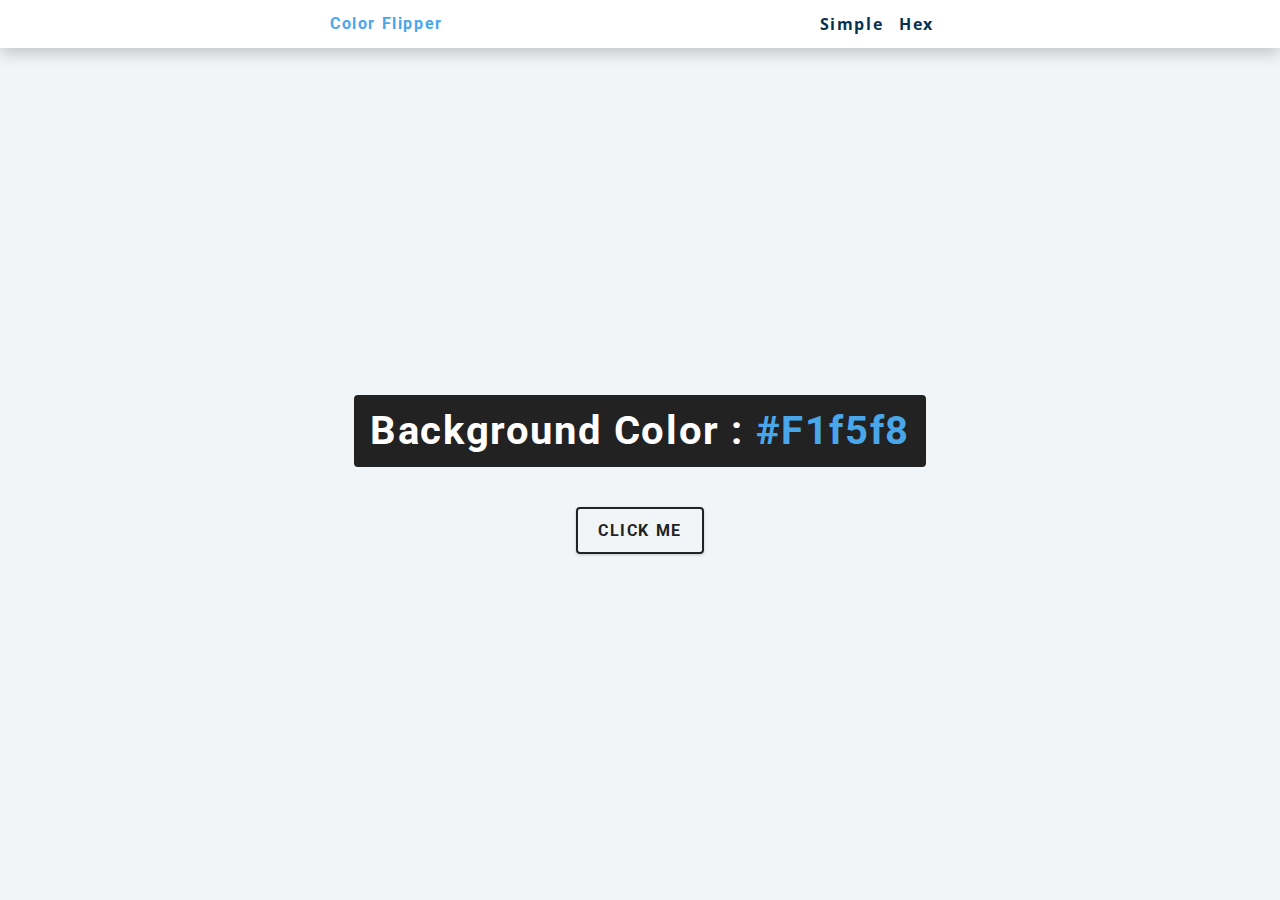
<file: 01-color-flipper/final/index.html>
<!DOCTYPE html>
<html lang="en">
  <head>
    <meta charset="UTF-8" />
    <meta name="viewport" content="width=device-width, initial-scale=1.0" />
    <title>Color Flipper || Simple</title>

    <!-- styles -->
    <link rel="stylesheet" href="styles.css" />
  </head>
  <body>
    <nav>
      <div class="nav-center">
        <h4>color flipper</h4>
        <ul class="nav-links">
          <li><a href="index.html">simple</a></li>
          <li><a href="hex.html">hex</a></li>
        </ul>
      </div>
    </nav>
    <main>
      <div class="container">
        <h2>background color : <span class="color">#f1f5f8</span></h2>
        <button class="btn btn-hero" id="btn">click me</button>
      </div>
    </main>
    <!-- javascript -->
    <script src="app.js"></script>
  </body>
</html>
</file>
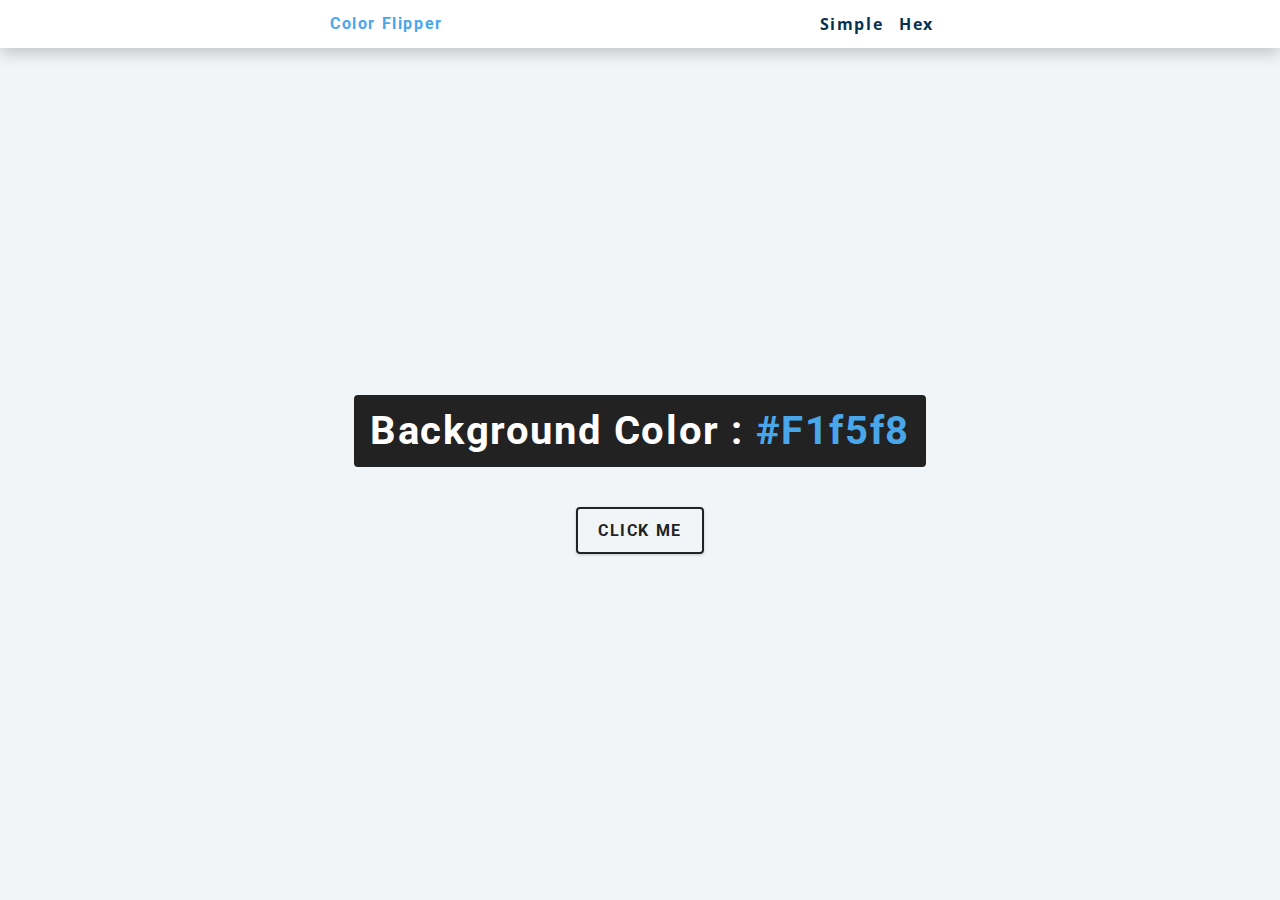
<file: 01-color-flipper/setup/index.html>
<!DOCTYPE html>
<html lang="en">
  <head>
    <meta charset="UTF-8" />
    <meta name="viewport" content="width=device-width, initial-scale=1.0" />
    <title>Color Flipper || Simple</title>

    <!-- styles -->
    <link rel="stylesheet" href="styles.css" />
  </head>
  <body>
    <nav>
      <div class="nav-center">
        <h4>color flipper</h4>
        <ul class="nav-links">
          <li>
            <a href="index.html">simple</a>
          </li>
          <li>
            <a href="hex.html">hex</a>
          </li>
        </ul>
      </div>
    </nav>

    <main>
      <div class="container">
        <h2>background color : <span class="color">
          #f1f5f8
        </span></h2>
        <button class="btn btn-hero" id="btn">click me</button>
      </div>
    </main>

    <!-- javascript -->
    <script src="app.js"></script>
  </body>
</html>
</file>
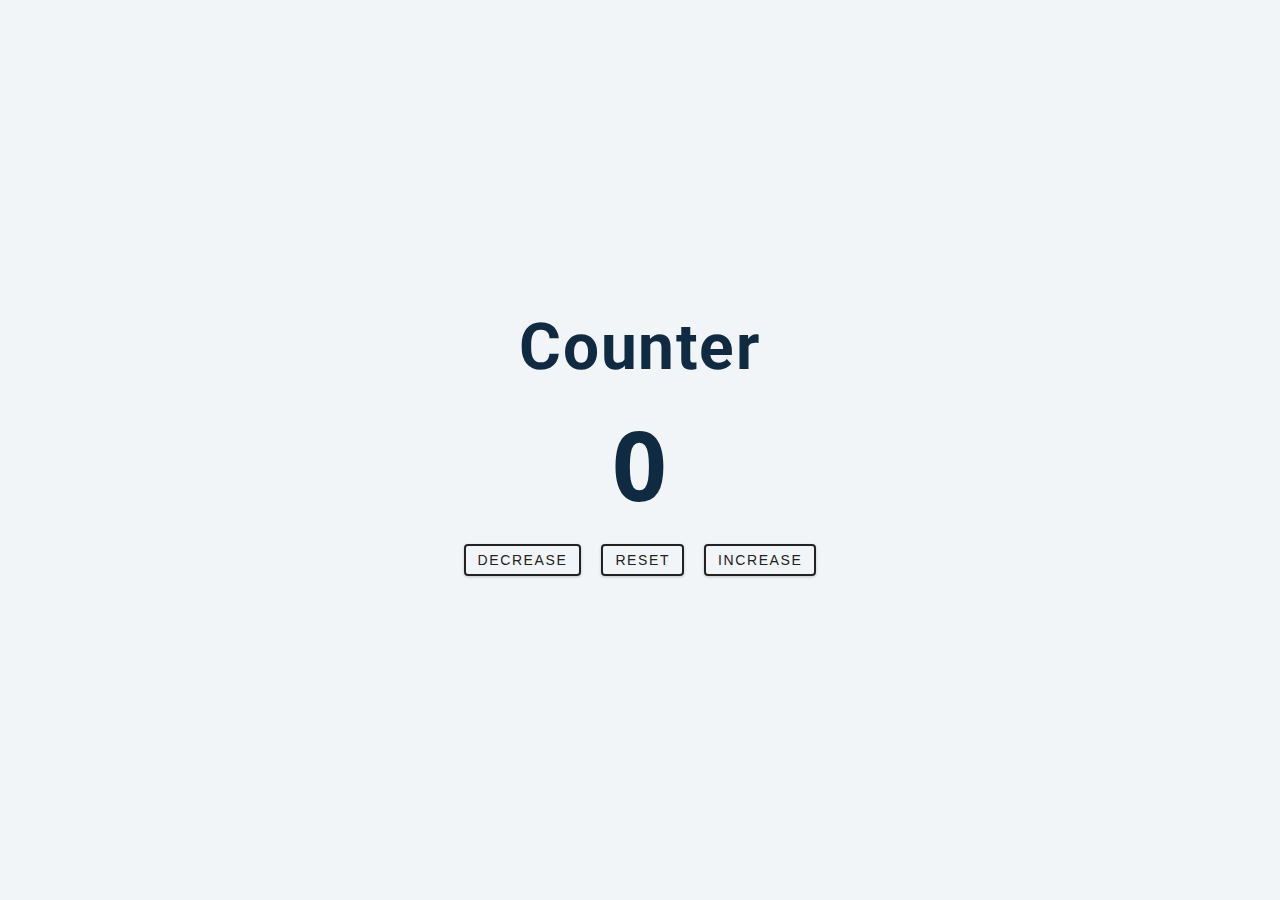
<file: 02-counter/final/index.html>
<!DOCTYPE html>
<html lang="en">
  <head>
    <meta charset="UTF-8" />
    <meta name="viewport" content="width=device-width, initial-scale=1.0" />
    <title>Counter</title>

    <!-- styles -->
    <link rel="stylesheet" href="styles.css" />
  </head>
  <body>
    <main>
      <div class="container">
        <h1>counter</h1>
        <span id="value">0</span>
        <div class="button-container">
          <button class="btn decrease">decrease</button>
          <button class="btn reset">reset</button>
          <button class="btn increase">increase</button>
        </div>
      </div>
    </main>
    <!-- javascript -->
    <script src="app.js"></script>
  </body>
</html>
</file>
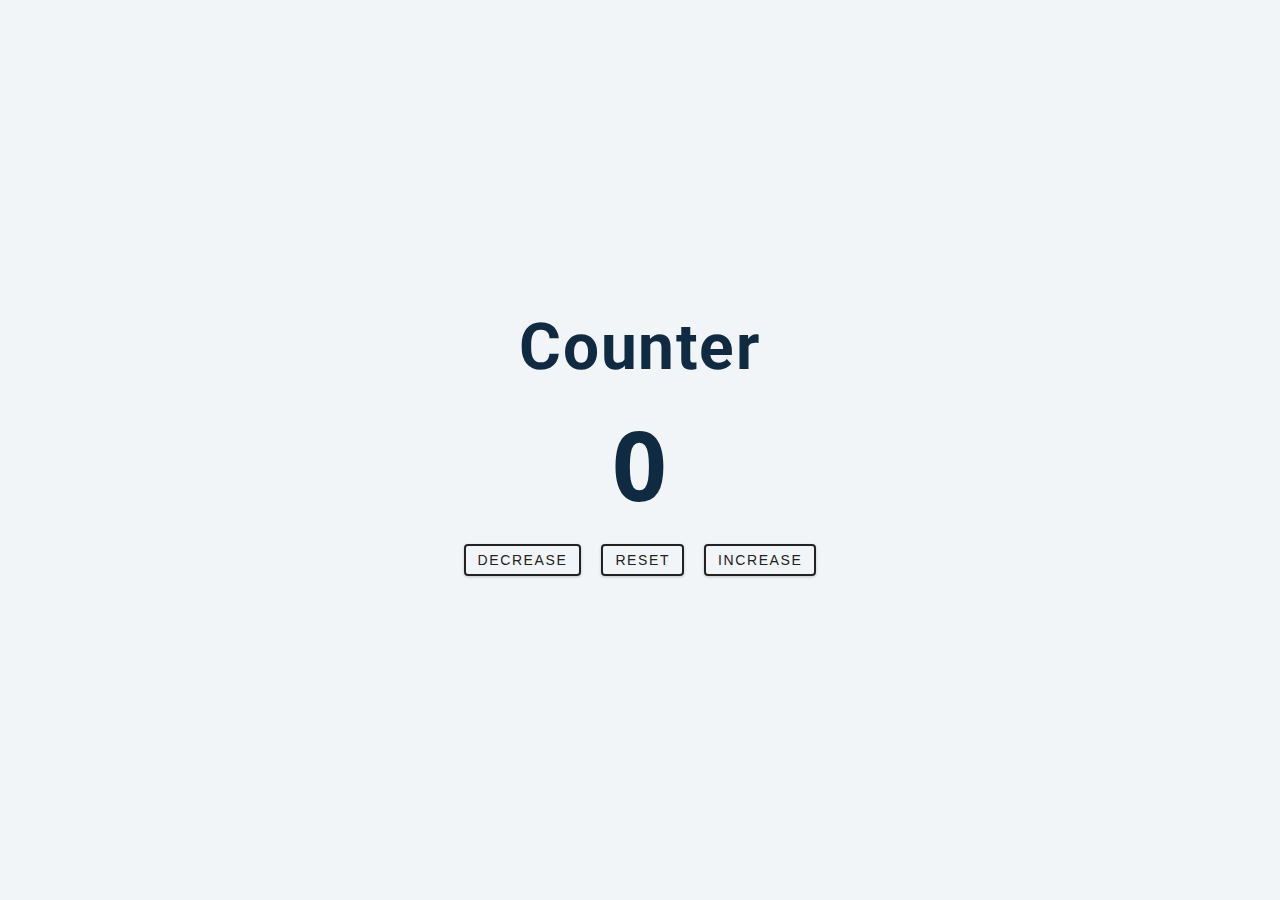
<file: 02-counter/setup/index.html>
<!DOCTYPE html>
<html lang="en">
  <head>
    <meta charset="UTF-8" />
    <meta name="viewport" content="width=device-width, initial-scale=1.0" />
    <title>Counter</title>

    <!-- styles -->
    <link rel="stylesheet" href="styles.css" />
  </head>
  <body>
    <main>
      <div class="container">
        <h1>
          Counter
        </h1>
        <span id="value">0</span>
        <div class="button-container">
          <button class="btn decrease">decrease</button>
          <button class="btn reset">reset</button>
          <button class="btn increase">increase</button>
        </div>
      </div>
    </main>

    <!-- javascript -->
    <script src="app.js"></script>
  </body>
</html>
</file>
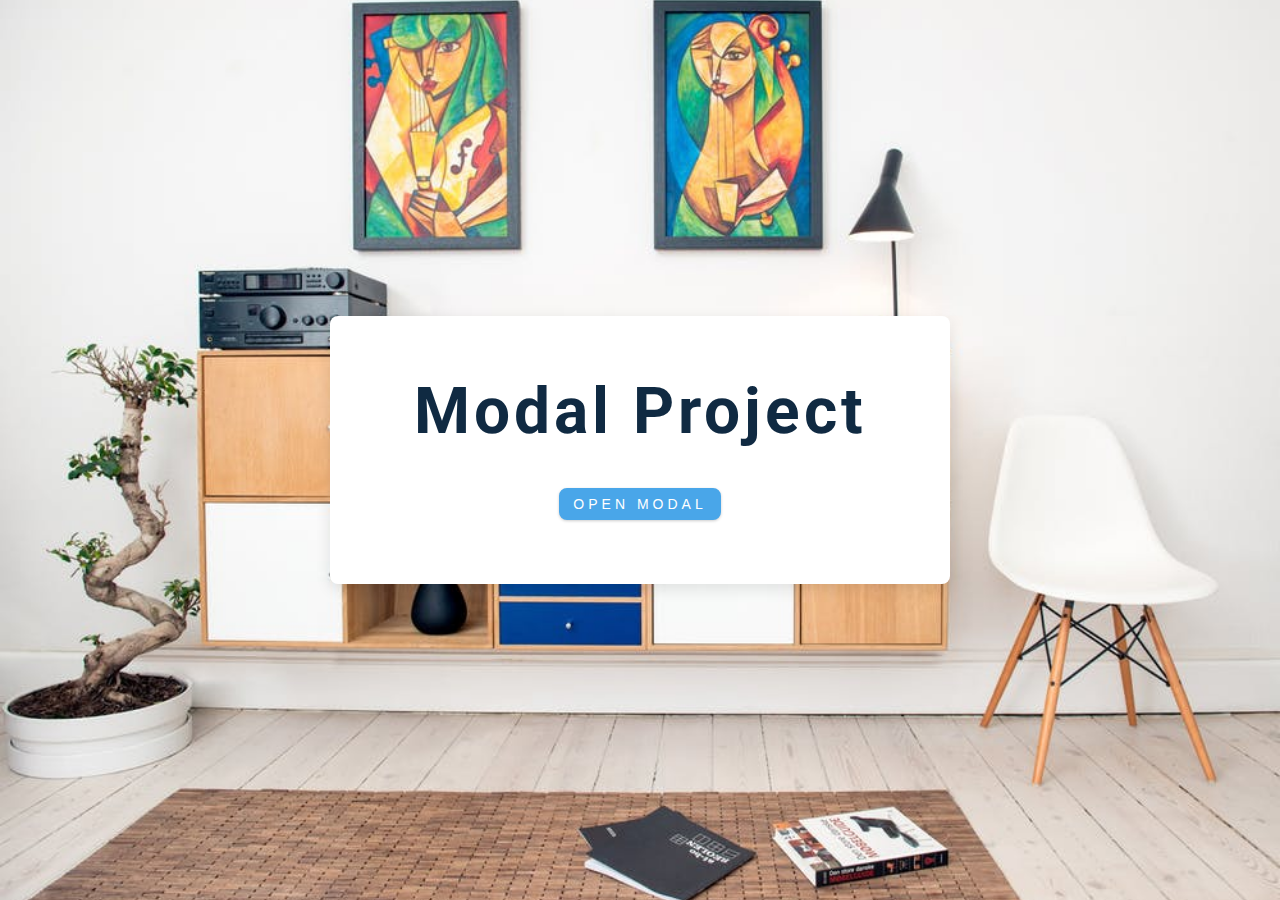
<file: 06-modal/final/index.html>
<!DOCTYPE html>
<html lang="en">
  <head>
    <meta charset="UTF-8" />
    <meta name="viewport" content="width=device-width, initial-scale=1.0" />
    <title>Modal</title>
    <!-- font-awesome -->
    <link
      rel="stylesheet"
      href="https://cdnjs.cloudflare.com/ajax/libs/font-awesome/5.14.0/css/all.min.css"
    />
    <!-- styles -->
    <link rel="stylesheet" href="styles.css" />
  </head>
  <body>
    <!-- hero -->
    <header class="hero">
      <div class="banner">
        <h1>modal project</h1>
        <button class="btn modal-btn">
          open modal
        </button>
      </div>
    </header>
    <!-- modal -->
    <div class="modal-overlay">
      <div class="modal-container">
        <h3>modal content</h3>
        <button class="close-btn"><i class="fas fa-times"></i></button>
      </div>
    </div>
    <!-- javascript -->
    <script src="app.js"></script>
  </body>
</html>
</file>
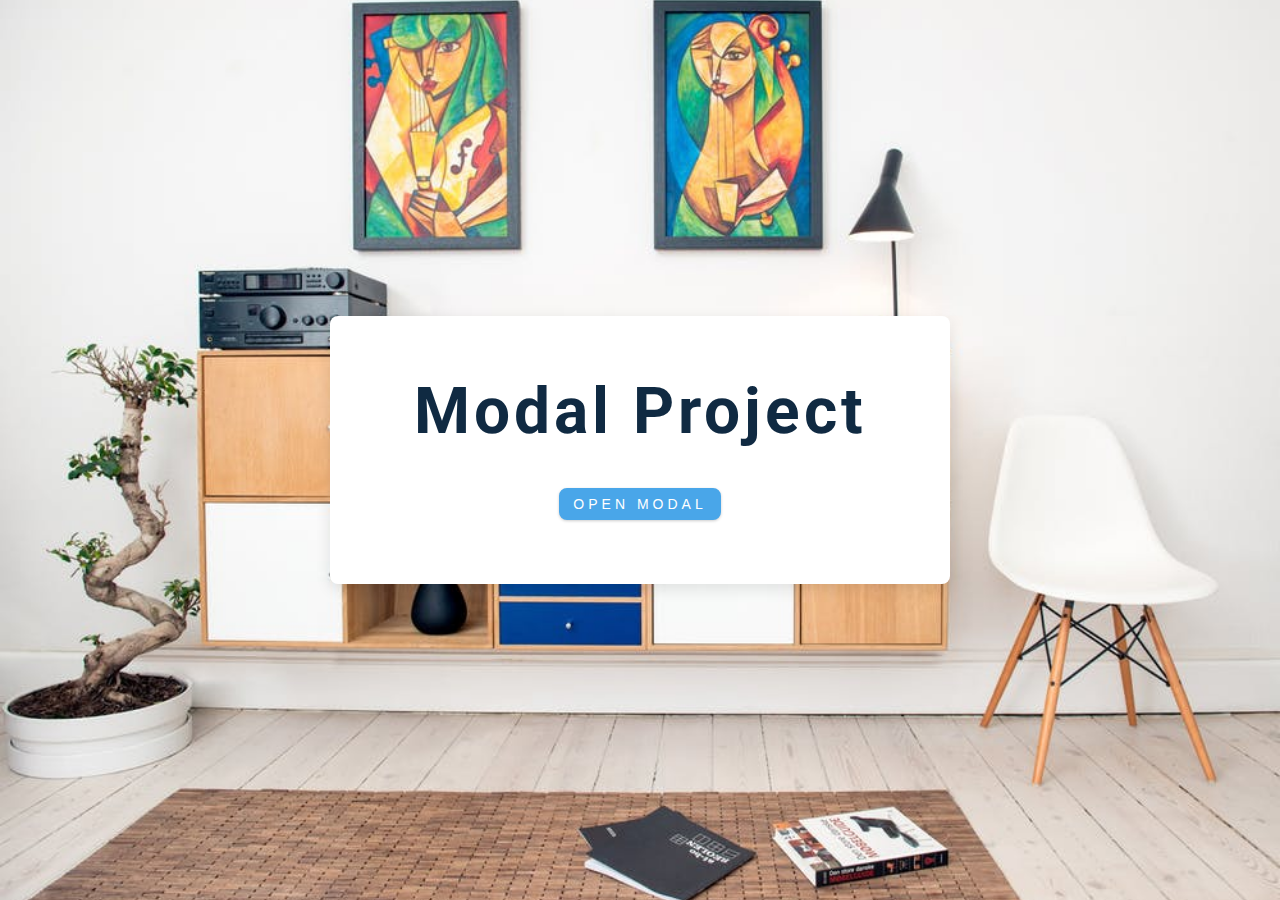
<file: 06-modal/setup/index.html>
<!DOCTYPE html>
<html lang="en">
  <head>
    <meta charset="UTF-8" />
    <meta name="viewport" content="width=device-width, initial-scale=1.0" />
    <title>Modal</title>
    <!-- font-awesome -->
    <link
      rel="stylesheet"
      href="https://cdnjs.cloudflare.com/ajax/libs/font-awesome/5.14.0/css/all.min.css"
    />
    <!-- styles -->
    <link rel="stylesheet" href="styles.css" />
  </head>
  <body>
    <!-- hero -->
    <header class="hero">
      <div class="banner">
        <h1>modal project</h1>
        <button class="btn modal-btn">
          open modal
        </button>
      </div>
    </header>
    <!-- end of hero -->
    <!-- modal -->
    <div class="modal-overlay">
      <div class="modal-container">
        <h3>modal content</h3>
        <button class="close-btn">
          <i class="fas fa-times"></i>
        </button>
      </div>
    </div>
    <!-- javascript -->
    <script src="app.js"></script>
  </body>
</html>
</file>
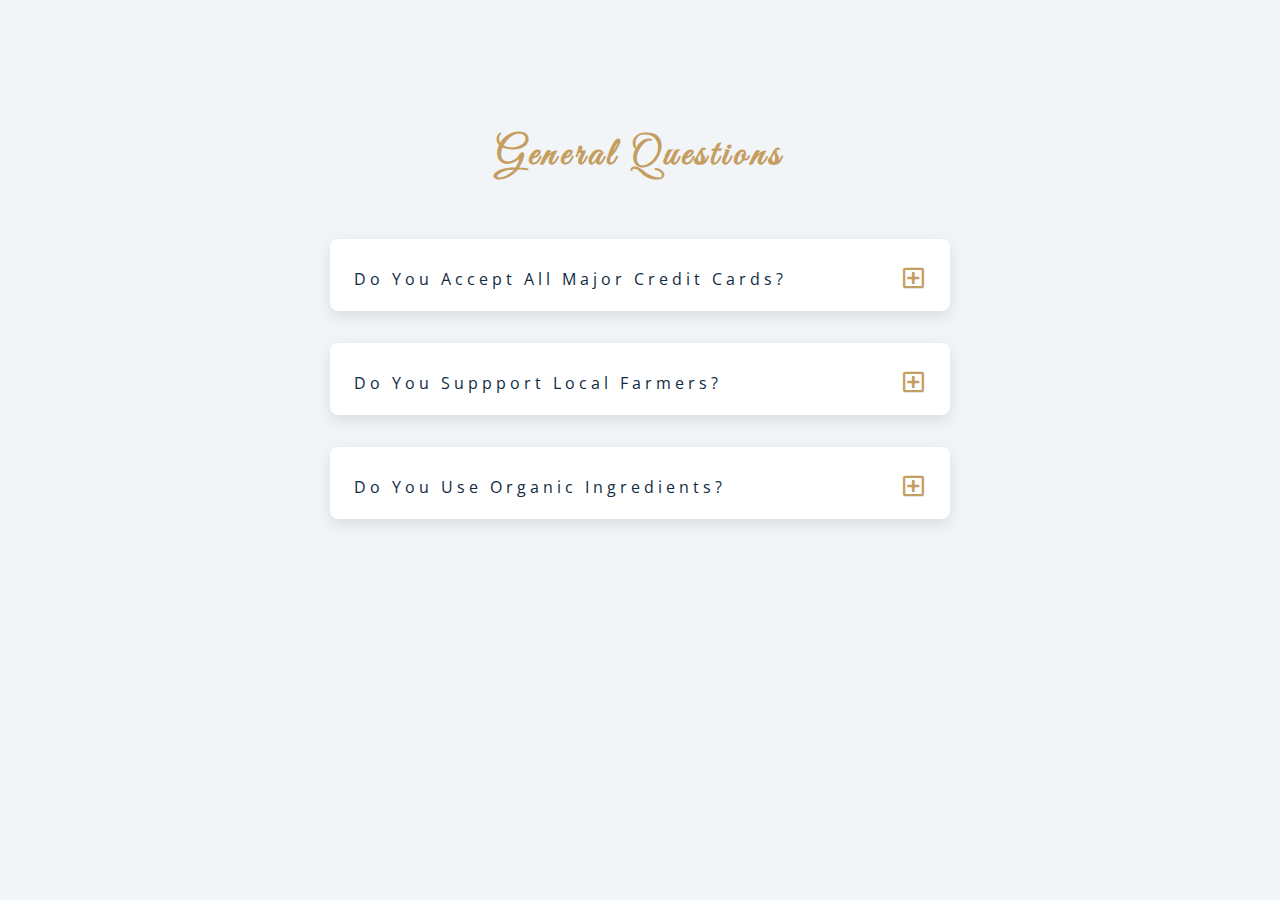
<file: 07-questions/final/index.html>
<!DOCTYPE html>
<html lang="en">
  <head>
    <meta charset="UTF-8" />
    <meta name="viewport" content="width=device-width, initial-scale=1.0" />
    <title>Q & A</title>
    <!-- font-awesome -->
    <link rel="stylesheet" href="https://cdnjs.cloudflare.com/ajax/libs/font-awesome/5.14.0/css/all.min.css" />
    <!-- extra fonts -->
    <link
      href="https://fonts.googleapis.com/css?family=Great+Vibes&display=swap"
      rel="stylesheet"
    />
    <!-- styles -->
    <link rel="stylesheet" href="styles.css" />
  </head>
  <body>
      <section class="questions">
        <!-- title -->
        <div class="title">
          <h2>general questions</h2>
        </div>
        <!-- questions -->
        <div class="section-center">
          <!-- single question -->
          <article class="question">
            <!-- question title -->
            <div class="question-title">
              <p>do you accept all major credit cards?</p>
              <button type="button" class="question-btn">
                <span class="plus-icon">
                  <i class="far fa-plus-square"></i>
                </span>
                <span class="minus-icon">
                  <i class="far fa-minus-square"></i>
                </span>
              </button>
            </div>
            <!-- question text -->
            <div class="question-text">
              <p>
                Lorem ipsum dolor sit amet, consectetur adipisicing elit. Est
                dolore illo dolores quia nemo doloribus quaerat, magni numquam
                repellat reprehenderit.
              </p>
            </div>
          </article>
          <!-- end of single question -->
          <!-- single question -->
          <article class="question">
            <!-- question title -->
            <div class="question-title">
              <p>do you suppport local farmers?</p>
              <button type="button" class="question-btn">
                <span class="plus-icon">
                  <i class="far fa-plus-square"></i>
                </span>
                <span class="minus-icon">
                  <i class="far fa-minus-square"></i>
                </span>
              </button>
            </div>
            <!-- question text -->
            <div class="question-text">
              <p>
                Lorem ipsum dolor sit amet, consectetur adipisicing elit. Est
                dolore illo dolores quia nemo doloribus quaerat, magni numquam
                repellat reprehenderit.
              </p>
            </div>
          </article>
          <!-- end of single question -->
          <!-- single question -->
          <article class="question">
            <!-- question title -->
            <div class="question-title">
              <p>do you use organic ingredients?</p>
              <!-- button -->
              <button type="button" class="question-btn">
                <span class="plus-icon">
                  <i class="far fa-plus-square"></i>
                </span>
                <span class="minus-icon">
                  <i class="far fa-minus-square"></i>
                </span>
              </button>
            </div>
            <!-- question text -->
            <div class="question-text">
              <p>
                Lorem ipsum dolor sit amet, consectetur adipisicing elit. Est
                dolore illo dolores quia nemo doloribus quaerat, magni numquam
                repellat reprehenderit.
              </p>
            </div>
          </article>
          <!-- end of single question -->
      </section>
    </main>
    <!-- javascript -->
    <script src="app.js"></script>
  </body>
</html>
</file>
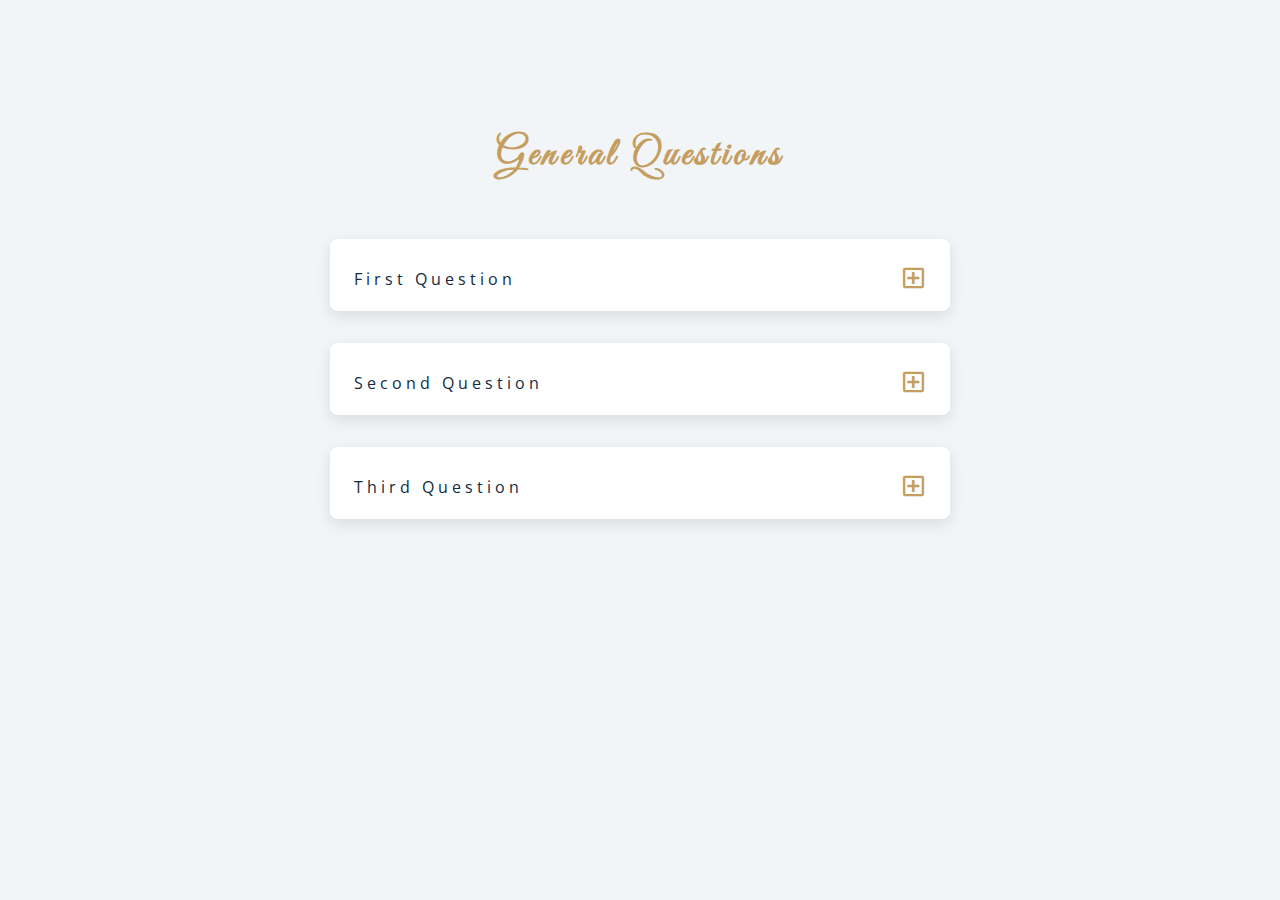
<file: 07-questions/setup/index.html>
<!DOCTYPE html>
<html lang="en">
  <head>
    <meta charset="UTF-8" />
    <meta name="viewport" content="width=device-width, initial-scale=1.0" />
    <title>Q & A</title>
    <!-- font-awesome -->
    <link
      rel="stylesheet"
      href="https://cdnjs.cloudflare.com/ajax/libs/font-awesome/5.14.0/css/all.min.css"
    />
    <!-- extra fonts -->
    <link
      href="https://fonts.googleapis.com/css?family=Great+Vibes&display=swap"
      rel="stylesheet"
    />
    <!-- styles -->
    <link rel="stylesheet" href="styles.css" />
  </head>
  <body>
    <section class="questions">
      <!-- title -->
      <div class="title">
        <h2>general questions</h2>
      </div>

      <!-- qeuestions -->
      <div class="section-center">
        <!-- single question -->
        <article class="question">
          <div class="question-title">
            <p>First question</p>
              <button type="button" class="question-btn">
              <span class="plus-icon">
                <i class="far fa-plus-square"></i>
              </span>
              <span class="minus-icon">
                <i class="far fa-minus-square"></i>
              </span>
            </button>
          </div>

          <!-- question text -->
          <div class="question-text">
            <p>here is text</p>
          </div>
        </article>
        <!-- end single question -->
      </div>

      <!-- qeuestions -->
      <div class="section-center">
        <!-- single question -->
        <article class="question">
          <div class="question-title">
            <p>Second question</p>
              <button type="button" class="question-btn">
              <span class="plus-icon">
                <i class="far fa-plus-square"></i>
              </span>
              <span class="minus-icon">
                <i class="far fa-minus-square"></i>
              </span>
            </button>
          </div>

          <!-- question text -->
          <div class="question-text">
            <p>here is text</p>
          </div>
        </article>
        <!-- end single question -->
      </div>

      <!-- qeuestions -->
      <div class="section-center">
        <!-- single question -->
        <article class="question">
          <div class="question-title">
            <p>Third question</p>
              <button type="button" class="question-btn">
              <span class="plus-icon">
                <i class="far fa-plus-square"></i>
              </span>
              <span class="minus-icon">
                <i class="far fa-minus-square"></i>
              </span>
            </button>
          </div>

          <!-- question text -->
          <div class="question-text">
            <p>here is text</p>
          </div>
        </article>
        <!-- end single question -->
      </div>

    </section>

    <!-- javascript -->
    <script src="app.js"></script>
  </body>
</html>
</file>
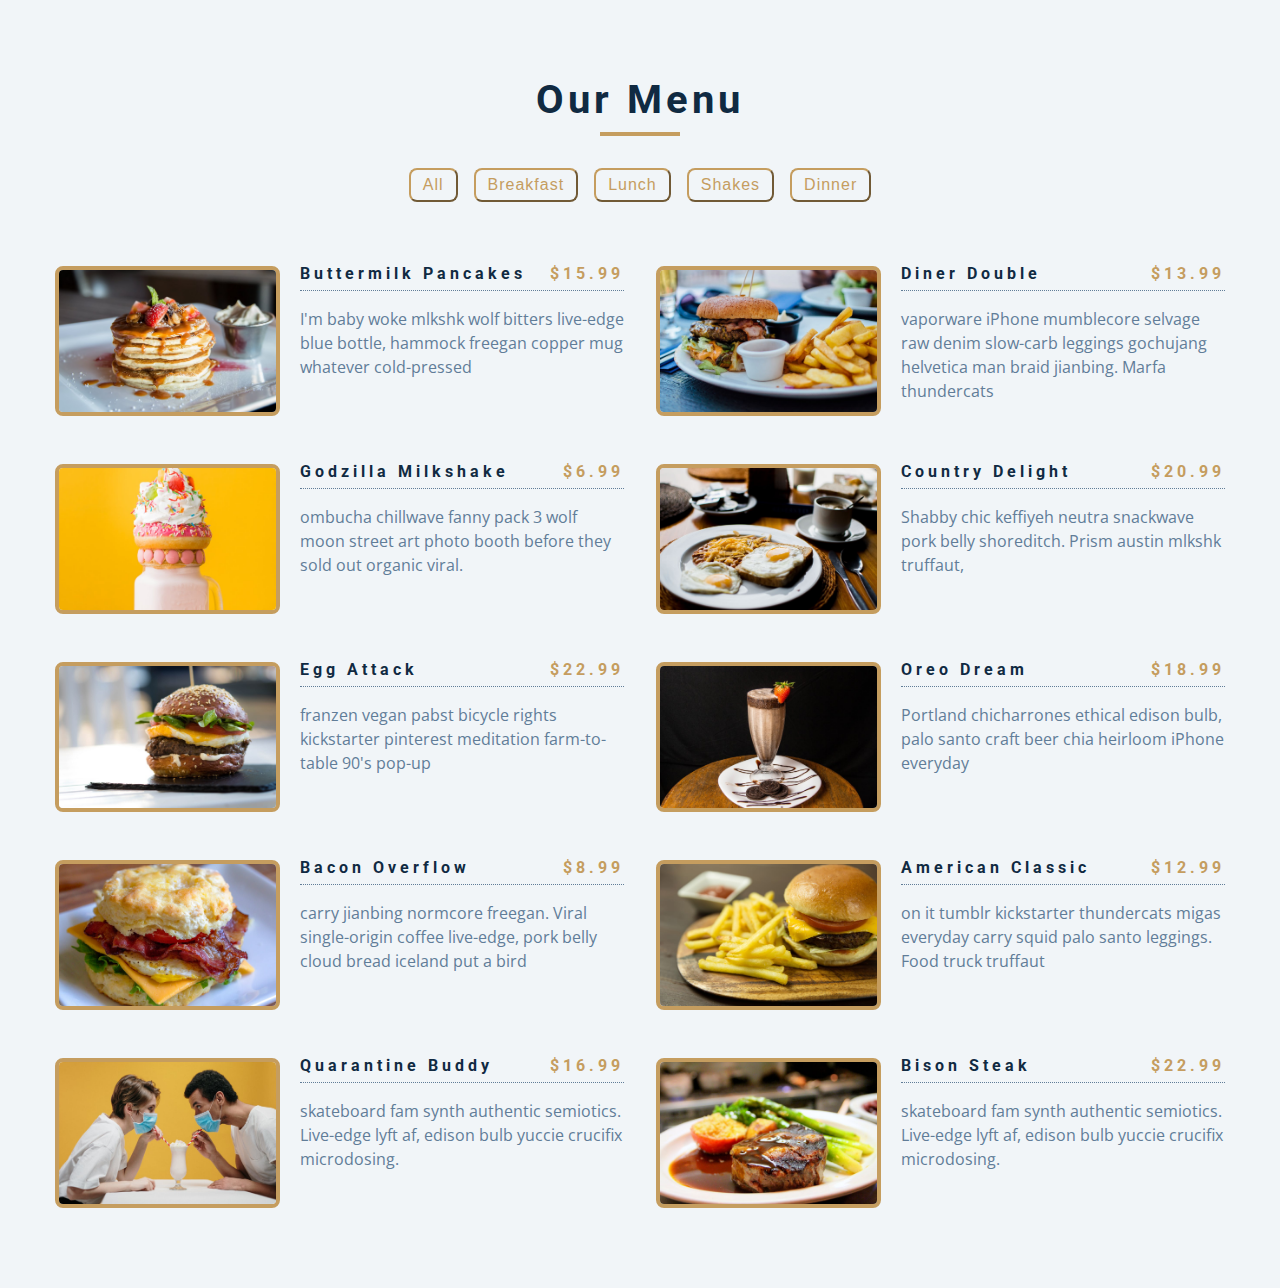
<file: 08-menu/final/index.html>
<!DOCTYPE html>
<html lang="en">
  <head>
    <meta charset="UTF-8" />
    <meta name="viewport" content="width=device-width, initial-scale=1.0" />
    <title>Menu</title>
    <!-- font-awesome -->
    <link
      rel="stylesheet"
      href="https://cdnjs.cloudflare.com/ajax/libs/font-awesome/5.14.0/css/all.min.css"
    />
    <!-- styles -->
    <link rel="stylesheet" href="styles.css" />
  </head>
  <body>
    <section class="menu">
      <!-- title -->
      <div class="title">
        <h2>our menu</h2>
        <div class="underline"></div>
      </div>
      <!-- filter buttons -->
      <div class="btn-container">
        <!-- <button type="button" class="filter-btn" data-id="all">all</button>
        <button type="button" class="filter-btn" data-id="breakfast">
          breakfast
        </button>
        <button type="button" class="filter-btn" data-id="lunch">lunch</button>
        <button type="button" class="filter-btn" data-id="shakes">
          shakes
        </button> -->
      </div>
      <!-- menu items -->
      <div class="section-center">
        <!-- single item -->
        <article class="menu-item">
          <img src="./menu-item.jpeg" alt="menu item" class="photo" />
          <div class="item-info">
            <header>
              <h4>buttermilk pancakes</h4>
              <h4 class="price">$15</h4>
            </header>
            <p class="item-text">
              Lorem ipsum dolor sit amet consectetur adipisicing elit.
              Repudiandae, sint quam. Et reprehenderit fugiat nesciunt inventore
              laboriosam excepturi! Quo, officia.
            </p>
          </div>
        </article>
        <!-- end of single item -->
        <!-- single item -->
        <article class="menu-item">
          <img src="./menu-item.jpeg" alt="menu item" class="photo" />
          <div class="item-info">
            <header>
              <h4>buttermilk pancakes</h4>
              <h4 class="price">$15</h4>
            </header>
            <p class="item-text">
              Lorem ipsum dolor sit amet consectetur adipisicing elit.
              Repudiandae, sint quam. Et reprehenderit fugiat nesciunt inventore
              laboriosam excepturi! Quo, officia.
            </p>
          </div>
        </article>
        <!-- end of single item -->
        <!-- single item -->
        <article class="menu-item">
          <img src="./menu-item.jpeg" alt="menu item" class="photo" />
          <div class="item-info">
            <header>
              <h4>buttermilk pancakes</h4>
              <h4 class="price">$15</h4>
            </header>
            <p class="item-text">
              Lorem ipsum dolor sit amet consectetur adipisicing elit.
              Repudiandae, sint quam. Et reprehenderit fugiat nesciunt inventore
              laboriosam excepturi! Quo, officia.
            </p>
          </div>
        </article>
        <!-- end of single item -->
      </div>
    </section>
    <!-- javascript -->
    <script src="app.js"></script>
  </body>
</html>
</file>
<file: 01-color-flipper/final/styles.css>
/*
=============== 
Fonts
===============
*/
@import url("https://fonts.googleapis.com/css?family=Open+Sans|Roboto:400,700&display=swap");

/*
=============== 
Variables
===============
*/

:root {
  /* dark shades of primary color*/
  --clr-primary-1: hsl(205, 86%, 17%);
  --clr-primary-2: hsl(205, 77%, 27%);
  --clr-primary-3: hsl(205, 72%, 37%);
  --clr-primary-4: hsl(205, 63%, 48%);
  /* primary/main color */
  --clr-primary-5: hsl(205, 78%, 60%);
  /* lighter shades of primary color */
  --clr-primary-6: hsl(205, 89%, 70%);
  --clr-primary-7: hsl(205, 90%, 76%);
  --clr-primary-8: hsl(205, 86%, 81%);
  --clr-primary-9: hsl(205, 90%, 88%);
  --clr-primary-10: hsl(205, 100%, 96%);
  /* darkest grey - used for headings */
  --clr-grey-1: hsl(209, 61%, 16%);
  --clr-grey-2: hsl(211, 39%, 23%);
  --clr-grey-3: hsl(209, 34%, 30%);
  --clr-grey-4: hsl(209, 28%, 39%);
  /* grey used for paragraphs */
  --clr-grey-5: hsl(210, 22%, 49%);
  --clr-grey-6: hsl(209, 23%, 60%);
  --clr-grey-7: hsl(211, 27%, 70%);
  --clr-grey-8: hsl(210, 31%, 80%);
  --clr-grey-9: hsl(212, 33%, 89%);
  --clr-grey-10: hsl(210, 36%, 96%);
  --clr-white: #fff;
  --clr-red-dark: hsl(360, 67%, 44%);
  --clr-red-light: hsl(360, 71%, 66%);
  --clr-green-dark: hsl(125, 67%, 44%);
  --clr-green-light: hsl(125, 71%, 66%);
  --clr-black: #222;
  --ff-primary: "Roboto", sans-serif;
  --ff-secondary: "Open Sans", sans-serif;
  --transition: all 0.3s linear;
  --spacing: 0.1rem;
  --radius: 0.25rem;
  --light-shadow: 0 5px 15px rgba(0, 0, 0, 0.1);
  --dark-shadow: 0 5px 15px rgba(0, 0, 0, 0.2);
  --max-width: 1170px;
  --fixed-width: 620px;
}
/*
=============== 
Global Styles
===============
*/

*,
::after,
::before {
  margin: 0;
  padding: 0;
  box-sizing: border-box;
}
body {
  font-family: var(--ff-secondary);
  background: var(--clr-grey-10);
  color: var(--clr-grey-1);
  line-height: 1.5;
  font-size: 0.875rem;
}
ul {
  list-style-type: none;
}
a {
  text-decoration: none;
}
h1,
h2,
h3,
h4 {
  letter-spacing: var(--spacing);
  text-transform: capitalize;
  line-height: 1.25;
  margin-bottom: 0.75rem;
  font-family: var(--ff-primary);
}
h1 {
  font-size: 3rem;
}
h2 {
  font-size: 2rem;
}
h3 {
  font-size: 1.25rem;
}
h4 {
  font-size: 0.875rem;
}
p {
  margin-bottom: 1.25rem;
  color: var(--clr-grey-5);
}
@media screen and (min-width: 800px) {
  h1 {
    font-size: 4rem;
  }
  h2 {
    font-size: 2.5rem;
  }
  h3 {
    font-size: 1.75rem;
  }
  h4 {
    font-size: 1rem;
  }
  body {
    font-size: 1rem;
  }
  h1,
  h2,
  h3,
  h4 {
    line-height: 1;
  }
}
/*  global classes */

/* section */
.section {
  padding: 5rem 0;
}

.section-center {
  width: 90vw;
  margin: 0 auto;
  max-width: 1170px;
}
@media screen and (min-width: 992px) {
  .section-center {
    width: 95vw;
  }
}
main {
  min-height: 100vh;
  display: grid;
  place-items: center;
}

/*
=============== 
Nav
===============
*/
nav {
  background: var(--clr-white);
  height: 3rem;
  display: grid;
  align-items: center;
  box-shadow: var(--dark-shadow);
}
.nav-center {
  width: 90vw;
  max-width: var(--fixed-width);
  margin: 0 auto;
  display: flex;
  align-items: center;
  justify-content: space-between;
}
.nav-center h4 {
  margin-bottom: 0;
  color: var(--clr-primary-5);
}
.nav-links {
  display: flex;
}
nav a {
  text-transform: capitalize;
  font-weight: 700;
  font-size: 1rem;
  color: var(--clr-primary-1);
  letter-spacing: var(--spacing);
  margin-right: 1rem;
}
nav a:hover {
  color: var(--clr-primary-5);
}
/*
=============== 
Container
===============
*/
main {
  min-height: calc(100vh - 3rem);
  display: grid;
  place-items: center;
}
.container {
  text-align: center;
}
.container h2 {
  background: var(--clr-black);
  color: var(--clr-white);
  padding: 1rem;
  border-radius: var(--radius);
  margin-bottom: 2.5rem;
}
.color {
  color: var(--clr-primary-5);
}
.btn-hero {
  font-family: var(--ff-primary);
  text-transform: uppercase;
  background: transparent;
  color: var(--clr-black);
  letter-spacing: var(--spacing);
  display: inline-block;
  font-weight: 700;
  transition: var(--transition);
  border: 2px solid var(--clr-black);
  cursor: pointer;
  box-shadow: 0 1px 3px rgba(0, 0, 0, 0.2);
  border-radius: var(--radius);
  font-size: 1rem;
  padding: 0.75rem 1.25rem;
}
.btn-hero:hover {
  color: var(--clr-white);
  background: var(--clr-black);
}
</file>
<file: 01-color-flipper/setup/styles.css>
/*
=============== 
Fonts
===============
*/
@import url("https://fonts.googleapis.com/css?family=Open+Sans|Roboto:400,700&display=swap");

/*
=============== 
Variables
===============
*/

:root {
  /* dark shades of primary color*/
  --clr-primary-1: hsl(205, 86%, 17%);
  --clr-primary-2: hsl(205, 77%, 27%);
  --clr-primary-3: hsl(205, 72%, 37%);
  --clr-primary-4: hsl(205, 63%, 48%);
  /* primary/main color */
  --clr-primary-5: hsl(205, 78%, 60%);
  /* lighter shades of primary color */
  --clr-primary-6: hsl(205, 89%, 70%);
  --clr-primary-7: hsl(205, 90%, 76%);
  --clr-primary-8: hsl(205, 86%, 81%);
  --clr-primary-9: hsl(205, 90%, 88%);
  --clr-primary-10: hsl(205, 100%, 96%);
  /* darkest grey - used for headings */
  --clr-grey-1: hsl(209, 61%, 16%);
  --clr-grey-2: hsl(211, 39%, 23%);
  --clr-grey-3: hsl(209, 34%, 30%);
  --clr-grey-4: hsl(209, 28%, 39%);
  /* grey used for paragraphs */
  --clr-grey-5: hsl(210, 22%, 49%);
  --clr-grey-6: hsl(209, 23%, 60%);
  --clr-grey-7: hsl(211, 27%, 70%);
  --clr-grey-8: hsl(210, 31%, 80%);
  --clr-grey-9: hsl(212, 33%, 89%);
  --clr-grey-10: hsl(210, 36%, 96%);
  --clr-white: #fff;
  --clr-red-dark: hsl(360, 67%, 44%);
  --clr-red-light: hsl(360, 71%, 66%);
  --clr-green-dark: hsl(125, 67%, 44%);
  --clr-green-light: hsl(125, 71%, 66%);
  --clr-black: #222;
  --ff-primary: "Roboto", sans-serif;
  --ff-secondary: "Open Sans", sans-serif;
  --transition: all 0.3s linear;
  --spacing: 0.1rem;
  --radius: 0.25rem;
  --light-shadow: 0 5px 15px rgba(0, 0, 0, 0.1);
  --dark-shadow: 0 5px 15px rgba(0, 0, 0, 0.2);
  --max-width: 1170px;
  --fixed-width: 620px;
}
/*
=============== 
Global Styles
===============
*/

*,
::after,
::before {
  margin: 0;
  padding: 0;
  box-sizing: border-box;
}
body {
  font-family: var(--ff-secondary);
  background: var(--clr-grey-10);
  color: var(--clr-grey-1);
  line-height: 1.5;
  font-size: 0.875rem;
}
ul {
  list-style-type: none;
}
a {
  text-decoration: none;
}
h1,
h2,
h3,
h4 {
  letter-spacing: var(--spacing);
  text-transform: capitalize;
  line-height: 1.25;
  margin-bottom: 0.75rem;
  font-family: var(--ff-primary);
}
h1 {
  font-size: 3rem;
}
h2 {
  font-size: 2rem;
}
h3 {
  font-size: 1.25rem;
}
h4 {
  font-size: 0.875rem;
}
p {
  margin-bottom: 1.25rem;
  color: var(--clr-grey-5);
}
@media screen and (min-width: 800px) {
  h1 {
    font-size: 4rem;
  }
  h2 {
    font-size: 2.5rem;
  }
  h3 {
    font-size: 1.75rem;
  }
  h4 {
    font-size: 1rem;
  }
  body {
    font-size: 1rem;
  }
  h1,
  h2,
  h3,
  h4 {
    line-height: 1;
  }
}
/*  global classes */

/* section */
.section {
  padding: 5rem 0;
}

.section-center {
  width: 90vw;
  margin: 0 auto;
  max-width: 1170px;
}
@media screen and (min-width: 992px) {
  .section-center {
    width: 95vw;
  }
}
main {
  min-height: 100vh;
  display: grid;
  place-items: center;
}

/*
=============== 
Nav
===============
*/
nav {
  background: var(--clr-white);
  height: 3rem;
  display: grid;
  align-items: center;
  box-shadow: var(--dark-shadow);
}
.nav-center {
  width: 90vw;
  max-width: var(--fixed-width);
  margin: 0 auto;
  display: flex;
  align-items: center;
  justify-content: space-between;
}
.nav-center h4 {
  margin-bottom: 0;
  color: var(--clr-primary-5);
}
.nav-links {
  display: flex;
}
nav a {
  text-transform: capitalize;
  font-weight: 700;
  font-size: 1rem;
  color: var(--clr-primary-1);
  letter-spacing: var(--spacing);
  margin-right: 1rem;
}
nav a:hover {
  color: var(--clr-primary-5);
}
/*
=============== 
Container
===============
*/
main {
  min-height: calc(100vh - 3rem);
  display: grid;
  place-items: center;
}
.container {
  text-align: center;
}
.container h2 {
  background: var(--clr-black);
  color: var(--clr-white);
  padding: 1rem;
  border-radius: var(--radius);
  margin-bottom: 2.5rem;
}
.color {
  color: var(--clr-primary-5);
}
.btn-hero {
  font-family: var(--ff-primary);
  text-transform: uppercase;
  background: transparent;
  color: var(--clr-black);
  letter-spacing: var(--spacing);
  display: inline-block;
  font-weight: 700;
  transition: var(--transition);
  border: 2px solid var(--clr-black);
  cursor: pointer;
  box-shadow: 0 1px 3px rgba(0, 0, 0, 0.2);
  border-radius: var(--radius);
  font-size: 1rem;
  padding: 0.75rem 1.25rem;
}
.btn-hero:hover {
  color: var(--clr-white);
  background: var(--clr-black);
}
</file>
<file: 02-counter/final/styles.css>
/*
=============== 
Fonts
===============
*/
@import url("https://fonts.googleapis.com/css?family=Open+Sans|Roboto:400,700&display=swap");

/*
=============== 
Variables
===============
*/

:root {
  /* dark shades of primary color*/
  --clr-primary-1: hsl(205, 86%, 17%);
  --clr-primary-2: hsl(205, 77%, 27%);
  --clr-primary-3: hsl(205, 72%, 37%);
  --clr-primary-4: hsl(205, 63%, 48%);
  /* primary/main color */
  --clr-primary-5: hsl(205, 78%, 60%);
  /* lighter shades of primary color */
  --clr-primary-6: hsl(205, 89%, 70%);
  --clr-primary-7: hsl(205, 90%, 76%);
  --clr-primary-8: hsl(205, 86%, 81%);
  --clr-primary-9: hsl(205, 90%, 88%);
  --clr-primary-10: hsl(205, 100%, 96%);
  /* darkest grey - used for headings */
  --clr-grey-1: hsl(209, 61%, 16%);
  --clr-grey-2: hsl(211, 39%, 23%);
  --clr-grey-3: hsl(209, 34%, 30%);
  --clr-grey-4: hsl(209, 28%, 39%);
  /* grey used for paragraphs */
  --clr-grey-5: hsl(210, 22%, 49%);
  --clr-grey-6: hsl(209, 23%, 60%);
  --clr-grey-7: hsl(211, 27%, 70%);
  --clr-grey-8: hsl(210, 31%, 80%);
  --clr-grey-9: hsl(212, 33%, 89%);
  --clr-grey-10: hsl(210, 36%, 96%);
  --clr-white: #fff;
  --clr-red-dark: hsl(360, 67%, 44%);
  --clr-red-light: hsl(360, 71%, 66%);
  --clr-green-dark: hsl(125, 67%, 44%);
  --clr-green-light: hsl(125, 71%, 66%);
  --clr-black: #222;
  --ff-primary: "Roboto", sans-serif;
  --ff-secondary: "Open Sans", sans-serif;
  --transition: all 0.3s linear;
  --spacing: 0.1rem;
  --radius: 0.25rem;
  --light-shadow: 0 5px 15px rgba(0, 0, 0, 0.1);
  --dark-shadow: 0 5px 15px rgba(0, 0, 0, 0.2);
  --max-width: 1170px;
  --fixed-width: 620px;
}
/*
=============== 
Global Styles
===============
*/

*,
::after,
::before {
  margin: 0;
  padding: 0;
  box-sizing: border-box;
}
body {
  font-family: var(--ff-secondary);
  background: var(--clr-grey-10);
  color: var(--clr-grey-1);
  line-height: 1.5;
  font-size: 0.875rem;
}
ul {
  list-style-type: none;
}
a {
  text-decoration: none;
}
h1,
h2,
h3,
h4 {
  letter-spacing: var(--spacing);
  text-transform: capitalize;
  line-height: 1.25;
  margin-bottom: 0.75rem;
  font-family: var(--ff-primary);
}
h1 {
  font-size: 3rem;
}
h2 {
  font-size: 2rem;
}
h3 {
  font-size: 1.25rem;
}
h4 {
  font-size: 0.875rem;
}
p {
  margin-bottom: 1.25rem;
  color: var(--clr-grey-5);
}
@media screen and (min-width: 800px) {
  h1 {
    font-size: 4rem;
  }
  h2 {
    font-size: 2.5rem;
  }
  h3 {
    font-size: 1.75rem;
  }
  h4 {
    font-size: 1rem;
  }
  body {
    font-size: 1rem;
  }
  h1,
  h2,
  h3,
  h4 {
    line-height: 1;
  }
}
/*  global classes */

/* section */
.section {
  padding: 5rem 0;
}

.section-center {
  width: 90vw;
  margin: 0 auto;
  max-width: 1170px;
}
@media screen and (min-width: 992px) {
  .section-center {
    width: 95vw;
  }
}
main {
  min-height: 100vh;
  display: grid;
  place-items: center;
}

/*
=============== 
Counter
===============
*/

main {
  min-height: 100vh;
  display: grid;
  place-items: center;
}
.container {
  text-align: center;
}
#value {
  font-size: 6rem;
  font-weight: bold;
}
.btn {
  text-transform: uppercase;
  background: transparent;
  color: var(--clr-black);
  padding: 0.375rem 0.75rem;
  letter-spacing: var(--spacing);
  display: inline-block;
  transition: var(--transition);
  font-size: 0.875rem;
  border: 2px solid var(--clr-black);
  cursor: pointer;
  box-shadow: 0 1px 3px rgba(0, 0, 0, 0.2);
  border-radius: var(--radius);
  margin: 0.5rem;
}
.btn:hover {
  color: var(--clr-white);
  background: var(--clr-black);
}
</file>
<file: 02-counter/setup/styles.css>
/*
=============== 
Fonts
===============
*/
@import url("https://fonts.googleapis.com/css?family=Open+Sans|Roboto:400,700&display=swap");

/*
=============== 
Variables
===============
*/

:root {
  /* dark shades of primary color*/
  --clr-primary-1: hsl(205, 86%, 17%);
  --clr-primary-2: hsl(205, 77%, 27%);
  --clr-primary-3: hsl(205, 72%, 37%);
  --clr-primary-4: hsl(205, 63%, 48%);
  /* primary/main color */
  --clr-primary-5: hsl(205, 78%, 60%);
  /* lighter shades of primary color */
  --clr-primary-6: hsl(205, 89%, 70%);
  --clr-primary-7: hsl(205, 90%, 76%);
  --clr-primary-8: hsl(205, 86%, 81%);
  --clr-primary-9: hsl(205, 90%, 88%);
  --clr-primary-10: hsl(205, 100%, 96%);
  /* darkest grey - used for headings */
  --clr-grey-1: hsl(209, 61%, 16%);
  --clr-grey-2: hsl(211, 39%, 23%);
  --clr-grey-3: hsl(209, 34%, 30%);
  --clr-grey-4: hsl(209, 28%, 39%);
  /* grey used for paragraphs */
  --clr-grey-5: hsl(210, 22%, 49%);
  --clr-grey-6: hsl(209, 23%, 60%);
  --clr-grey-7: hsl(211, 27%, 70%);
  --clr-grey-8: hsl(210, 31%, 80%);
  --clr-grey-9: hsl(212, 33%, 89%);
  --clr-grey-10: hsl(210, 36%, 96%);
  --clr-white: #fff;
  --clr-red-dark: hsl(360, 67%, 44%);
  --clr-red-light: hsl(360, 71%, 66%);
  --clr-green-dark: hsl(125, 67%, 44%);
  --clr-green-light: hsl(125, 71%, 66%);
  --clr-black: #222;
  --ff-primary: "Roboto", sans-serif;
  --ff-secondary: "Open Sans", sans-serif;
  --transition: all 0.3s linear;
  --spacing: 0.1rem;
  --radius: 0.25rem;
  --light-shadow: 0 5px 15px rgba(0, 0, 0, 0.1);
  --dark-shadow: 0 5px 15px rgba(0, 0, 0, 0.2);
  --max-width: 1170px;
  --fixed-width: 620px;
}
/*
=============== 
Global Styles
===============
*/

*,
::after,
::before {
  margin: 0;
  padding: 0;
  box-sizing: border-box;
}
body {
  font-family: var(--ff-secondary);
  background: var(--clr-grey-10);
  color: var(--clr-grey-1);
  line-height: 1.5;
  font-size: 0.875rem;
}
ul {
  list-style-type: none;
}
a {
  text-decoration: none;
}
h1,
h2,
h3,
h4 {
  letter-spacing: var(--spacing);
  text-transform: capitalize;
  line-height: 1.25;
  margin-bottom: 0.75rem;
  font-family: var(--ff-primary);
}
h1 {
  font-size: 3rem;
}
h2 {
  font-size: 2rem;
}
h3 {
  font-size: 1.25rem;
}
h4 {
  font-size: 0.875rem;
}
p {
  margin-bottom: 1.25rem;
  color: var(--clr-grey-5);
}
@media screen and (min-width: 800px) {
  h1 {
    font-size: 4rem;
  }
  h2 {
    font-size: 2.5rem;
  }
  h3 {
    font-size: 1.75rem;
  }
  h4 {
    font-size: 1rem;
  }
  body {
    font-size: 1rem;
  }
  h1,
  h2,
  h3,
  h4 {
    line-height: 1;
  }
}
/*  global classes */

/* section */
.section {
  padding: 5rem 0;
}

.section-center {
  width: 90vw;
  margin: 0 auto;
  max-width: 1170px;
}
@media screen and (min-width: 992px) {
  .section-center {
    width: 95vw;
  }
}
main {
  min-height: 100vh;
  display: grid;
  place-items: center;
}

/*
=============== 
Counter
===============
*/

/* main {
  min-height: 100vh;
  display: grid;
  place-items: center;
} */
.container {
  text-align: center;
}
#value {
  font-size: 6rem;
  font-weight: bold;
}
.btn {
  text-transform: uppercase;
  background: transparent;
  color: var(--clr-black);
  padding: 0.375rem 0.75rem;
  letter-spacing: var(--spacing);
  display: inline-block;
  transition: var(--transition);
  font-size: 0.875rem;
  border: 2px solid var(--clr-black);
  cursor: pointer;
  box-shadow: 0 1px 3px rgba(0, 0, 0, 0.2);
  border-radius: var(--radius);
  margin: 0.5rem;
}
.btn:hover {
  color: var(--clr-white);
  background: var(--clr-black);
}
</file>
<file: 06-modal/final/styles.css>
/*
=============== 
Fonts
===============
*/
@import url("https://fonts.googleapis.com/css?family=Open+Sans|Roboto:400,700&display=swap");

/*
=============== 
Variables
===============
*/

:root {
  /* dark shades of primary color*/
  --clr-primary-1: hsl(205, 86%, 17%);
  --clr-primary-2: hsl(205, 77%, 27%);
  --clr-primary-3: hsl(205, 72%, 37%);
  --clr-primary-4: hsl(205, 63%, 48%);
  /* primary/main color */
  --clr-primary-5: #49a6e9;
  /* --clr-primary-5: rgb(73, 166, 233); */
  /* lighter shades of primary color */
  --clr-primary-6: hsl(205, 89%, 70%);
  --clr-primary-7: hsl(205, 90%, 76%);
  --clr-primary-8: hsl(205, 86%, 81%);
  --clr-primary-9: hsl(205, 90%, 88%);
  --clr-primary-10: hsl(205, 100%, 96%);
  /* darkest grey - used for headings */
  --clr-grey-1: hsl(209, 61%, 16%);
  --clr-grey-2: hsl(211, 39%, 23%);
  --clr-grey-3: hsl(209, 34%, 30%);
  --clr-grey-4: hsl(209, 28%, 39%);
  /* grey used for paragraphs */
  --clr-grey-5: hsl(210, 22%, 49%);
  --clr-grey-6: hsl(209, 23%, 60%);
  --clr-grey-7: hsl(211, 27%, 70%);
  --clr-grey-8: hsl(210, 31%, 80%);
  --clr-grey-9: hsl(212, 33%, 89%);
  --clr-grey-10: hsl(210, 36%, 96%);
  --clr-white: #fff;
  --clr-red-dark: hsl(360, 67%, 44%);
  --clr-red-light: hsl(360, 71%, 66%);
  --clr-green-dark: hsl(125, 67%, 44%);
  --clr-green-light: hsl(125, 71%, 66%);
  --clr-black: #222;
  --ff-primary: "Roboto", sans-serif;
  --ff-secondary: "Open Sans", sans-serif;
  --transition: all 0.3s linear;
  --spacing: 0.25rem;
  --radius: 0.5rem;
  --light-shadow: 0 5px 15px rgba(0, 0, 0, 0.1);
  --dark-shadow: 0 5px 15px rgba(0, 0, 0, 0.2);
  --max-width: 1170px;
  --fixed-width: 620px;
}
/*
=============== 
Global Styles
===============
*/

*,
::after,
::before {
  margin: 0;
  padding: 0;
  box-sizing: border-box;
}
body {
  font-family: var(--ff-secondary);
  background: var(--clr-grey-10);
  color: var(--clr-grey-1);
  line-height: 1.5;
  font-size: 0.875rem;
}
ul {
  list-style-type: none;
}
a {
  text-decoration: none;
}
img:not(.logo) {
  width: 100%;
}
img {
  display: block;
}

h1,
h2,
h3,
h4 {
  letter-spacing: var(--spacing);
  text-transform: capitalize;
  line-height: 1.25;
  margin-bottom: 0.75rem;
  font-family: var(--ff-primary);
}
h1 {
  font-size: 3rem;
}
h2 {
  font-size: 2rem;
}
h3 {
  font-size: 1.25rem;
}
h4 {
  font-size: 0.875rem;
}
p {
  margin-bottom: 1.25rem;
  color: var(--clr-grey-5);
}
@media screen and (min-width: 800px) {
  h1 {
    font-size: 4rem;
  }
  h2 {
    font-size: 2.5rem;
  }
  h3 {
    font-size: 1.75rem;
  }
  h4 {
    font-size: 1rem;
  }
  body {
    font-size: 1rem;
  }
  h1,
  h2,
  h3,
  h4 {
    line-height: 1;
  }
}
/*  global classes */

.btn {
  text-transform: uppercase;
  background: transparent;
  color: var(--clr-black);
  padding: 0.375rem 0.75rem;
  letter-spacing: var(--spacing);
  display: inline-block;
  transition: var(--transition);
  font-size: 0.875rem;
  border: 2px solid var(--clr-black);
  cursor: pointer;
  box-shadow: 0 1px 3px rgba(0, 0, 0, 0.2);
  border-radius: var(--radius);
}
.btn:hover {
  color: var(--clr-white);
  background: var(--clr-black);
}
/* section */
.section {
  padding: 5rem 0;
}

.section-center {
  width: 90vw;
  margin: 0 auto;
  max-width: 1170px;
}
@media screen and (min-width: 992px) {
  .section-center {
    width: 95vw;
  }
}
main {
  min-height: 100vh;
  display: grid;
  place-items: center;
}
/*
=============== 
Modal
===============
*/
.hero {
  min-height: 100vh;
  background: url("./hero.jpeg") center/cover no-repeat;
  display: grid;
  place-items: center;
}
.banner {
  background: var(--clr-white);
  padding: 4rem 0;
  border-radius: var(--radius);
  box-shadow: var(--light-shadow);
  text-align: center;
  width: 90vw;
  max-width: var(--fixed-width);
}
.modal-btn {
  margin-top: 2rem;
  background: var(--clr-primary-5);
  border-color: var(--clr-primary-5);
  color: var(--clr-white);
}
.modal-btn:hover {
  background: transparent;
  color: var(--clr-primary-5);
}
.modal-overlay {
  position: fixed;
  top: 0;
  left: 0;
  width: 100%;
  height: 100%;
  background: rgba(73, 166, 233, 0.5);
  display: grid;
  place-items: center;
  transition: var(--transition);
  visibility: hidden;
  z-index: -10;
}
/* OPEN/CLOSE MODAL */
.open-modal {
  visibility: visible;
  z-index: 10;
}
.modal-container {
  background: var(--clr-white);
  border-radius: var(--radius);
  width: 90vw;
  height: 30vh;
  max-width: var(--fixed-width);
  text-align: center;
  display: grid;
  place-items: center;
  position: relative;
}
.close-btn {
  position: absolute;
  top: 1rem;
  right: 1rem;
  font-size: 2rem;
  background: transparent;
  border-color: transparent;
  color: var(--clr-red-dark);
  cursor: pointer;
  transition: var(--transition);
}
.close-btn:hover {
  color: var(--clr-red-light);
  transform: scale(1.3);
}
</file>
<file: 06-modal/setup/styles.css>
/*
=============== 
Fonts
===============
*/
@import url("https://fonts.googleapis.com/css?family=Open+Sans|Roboto:400,700&display=swap");

/*
=============== 
Variables
===============
*/

:root {
  /* dark shades of primary color*/
  --clr-primary-1: hsl(205, 86%, 17%);
  --clr-primary-2: hsl(205, 77%, 27%);
  --clr-primary-3: hsl(205, 72%, 37%);
  --clr-primary-4: hsl(205, 63%, 48%);
  /* primary/main color */
  --clr-primary-5: #49a6e9;
  /* --clr-primary-5: rgb(73, 166, 233); */
  /* lighter shades of primary color */
  --clr-primary-6: hsl(205, 89%, 70%);
  --clr-primary-7: hsl(205, 90%, 76%);
  --clr-primary-8: hsl(205, 86%, 81%);
  --clr-primary-9: hsl(205, 90%, 88%);
  --clr-primary-10: hsl(205, 100%, 96%);
  /* darkest grey - used for headings */
  --clr-grey-1: hsl(209, 61%, 16%);
  --clr-grey-2: hsl(211, 39%, 23%);
  --clr-grey-3: hsl(209, 34%, 30%);
  --clr-grey-4: hsl(209, 28%, 39%);
  /* grey used for paragraphs */
  --clr-grey-5: hsl(210, 22%, 49%);
  --clr-grey-6: hsl(209, 23%, 60%);
  --clr-grey-7: hsl(211, 27%, 70%);
  --clr-grey-8: hsl(210, 31%, 80%);
  --clr-grey-9: hsl(212, 33%, 89%);
  --clr-grey-10: hsl(210, 36%, 96%);
  --clr-white: #fff;
  --clr-red-dark: hsl(360, 67%, 44%);
  --clr-red-light: hsl(360, 71%, 66%);
  --clr-green-dark: hsl(125, 67%, 44%);
  --clr-green-light: hsl(125, 71%, 66%);
  --clr-black: #222;
  --ff-primary: "Roboto", sans-serif;
  --ff-secondary: "Open Sans", sans-serif;
  --transition: all 0.3s linear;
  --spacing: 0.25rem;
  --radius: 0.5rem;
  --light-shadow: 0 5px 15px rgba(0, 0, 0, 0.1);
  --dark-shadow: 0 5px 15px rgba(0, 0, 0, 0.2);
  --max-width: 1170px;
  --fixed-width: 620px;
}
/*
=============== 
Global Styles
===============
*/

*,
::after,
::before {
  margin: 0;
  padding: 0;
  box-sizing: border-box;
}
body {
  font-family: var(--ff-secondary);
  background: var(--clr-grey-10);
  color: var(--clr-grey-1);
  line-height: 1.5;
  font-size: 0.875rem;
}
ul {
  list-style-type: none;
}
a {
  text-decoration: none;
}
img:not(.logo) {
  width: 100%;
}
img {
  display: block;
}

h1,
h2,
h3,
h4 {
  letter-spacing: var(--spacing);
  text-transform: capitalize;
  line-height: 1.25;
  margin-bottom: 0.75rem;
  font-family: var(--ff-primary);
}
h1 {
  font-size: 3rem;
}
h2 {
  font-size: 2rem;
}
h3 {
  font-size: 1.25rem;
}
h4 {
  font-size: 0.875rem;
}
p {
  margin-bottom: 1.25rem;
  color: var(--clr-grey-5);
}
@media screen and (min-width: 800px) {
  h1 {
    font-size: 4rem;
  }
  h2 {
    font-size: 2.5rem;
  }
  h3 {
    font-size: 1.75rem;
  }
  h4 {
    font-size: 1rem;
  }
  body {
    font-size: 1rem;
  }
  h1,
  h2,
  h3,
  h4 {
    line-height: 1;
  }
}
/*  global classes */

.btn {
  text-transform: uppercase;
  background: transparent;
  color: var(--clr-black);
  padding: 0.375rem 0.75rem;
  letter-spacing: var(--spacing);
  display: inline-block;
  transition: var(--transition);
  font-size: 0.875rem;
  border: 2px solid var(--clr-black);
  cursor: pointer;
  box-shadow: 0 1px 3px rgba(0, 0, 0, 0.2);
  border-radius: var(--radius);
}
.btn:hover {
  color: var(--clr-white);
  background: var(--clr-black);
}
/* section */
.section {
  padding: 5rem 0;
}

.section-center {
  width: 90vw;
  margin: 0 auto;
  max-width: 1170px;
}
@media screen and (min-width: 992px) {
  .section-center {
    width: 95vw;
  }
}
main {
  min-height: 100vh;
  display: grid;
  place-items: center;
}
/*
=============== 
Modal
===============
*/
.hero {
  min-height: 100vh;
  background: url("./hero.jpeg") center/cover no-repeat;
  display: grid;
  place-items: center;
}
.banner {
  background: var(--clr-white);
  padding: 4rem 0;
  border-radius: var(--radius);
  box-shadow: var(--light-shadow);
  text-align: center;
  width: 90vw;
  max-width: var(--fixed-width);
}
.modal-btn {
  margin-top: 2rem;
  background: var(--clr-primary-5);
  border-color: var(--clr-primary-5);
  color: var(--clr-white);
}
.modal-btn:hover {
  background: transparent;
  color: var(--clr-primary-5);
}
.modal-overlay {
  position: fixed;
  top: 0;
  left: 0;
  width: 100%;
  height: 100%;
  background: rgba(73, 166, 233, 0.5);
  display: grid;
  place-items: center;
  transition: var(--transition);
  visibility: hidden;
  z-index: -10;
}
/* OPEN/CLOSE MODAL */
.open-modal {
  visibility: visible;
  z-index: 10;
}
.modal-container {
  background: var(--clr-white);
  border-radius: var(--radius);
  width: 90vw;
  height: 30vh;
  max-width: var(--fixed-width);
  text-align: center;
  display: grid;
  place-items: center;
  position: relative;
}
.close-btn {
  position: absolute;
  top: 1rem;
  right: 1rem;
  font-size: 2rem;
  background: transparent;
  border-color: transparent;
  color: var(--clr-red-dark);
  cursor: pointer;
  transition: var(--transition);
}
.close-btn:hover {
  color: var(--clr-red-light);
  transform: scale(1.3);
}
</file>
<file: 07-questions/final/styles.css>
/*
=============== 
Fonts
===============
*/
@import url("https://fonts.googleapis.com/css?family=Open+Sans|Roboto:400,700&display=swap");

/*
=============== 
Variables
===============
*/

:root {
  /* dark shades of primary color*/
  --clr-primary-1: hsl(205, 86%, 17%);
  --clr-primary-2: hsl(205, 77%, 27%);
  --clr-primary-3: hsl(205, 72%, 37%);
  --clr-primary-4: hsl(205, 63%, 48%);
  /* primary/main color */
  --clr-primary-5: #49a6e9;
  /* lighter shades of primary color */
  --clr-primary-6: hsl(205, 89%, 70%);
  --clr-primary-7: hsl(205, 90%, 76%);
  --clr-primary-8: hsl(205, 86%, 81%);
  --clr-primary-9: hsl(205, 90%, 88%);
  --clr-primary-10: hsl(205, 100%, 96%);
  /* darkest grey - used for headings */
  --clr-grey-1: hsl(209, 61%, 16%);
  --clr-grey-2: hsl(211, 39%, 23%);
  --clr-grey-3: hsl(209, 34%, 30%);
  --clr-grey-4: hsl(209, 28%, 39%);
  /* grey used for paragraphs */
  --clr-grey-5: hsl(210, 22%, 49%);
  --clr-grey-6: hsl(209, 23%, 60%);
  --clr-grey-7: hsl(211, 27%, 70%);
  --clr-grey-8: hsl(210, 31%, 80%);
  --clr-grey-9: hsl(212, 33%, 89%);
  --clr-grey-10: hsl(210, 36%, 96%);
  --clr-white: #fff;
  --clr-red-dark: hsl(360, 67%, 44%);
  --clr-red-light: hsl(360, 71%, 66%);
  --clr-green-dark: hsl(125, 67%, 44%);
  --clr-green-light: hsl(125, 71%, 66%);
  --clr-gold: #c59d5f;
  --clr-black: #222;
  --ff-primary: "Roboto", sans-serif;
  --ff-secondary: "Open Sans", sans-serif;
  --transition: all 0.3s linear;
  --spacing: 0.25rem;
  --radius: 0.5rem;
  --light-shadow: 0 5px 15px rgba(0, 0, 0, 0.1);
  --dark-shadow: 0 5px 15px rgba(0, 0, 0, 0.2);
  --max-width: 1170px;
  --fixed-width: 620px;
}
/*
=============== 
Global Styles
===============
*/

*,
::after,
::before {
  margin: 0;
  padding: 0;
  box-sizing: border-box;
}
body {
  font-family: var(--ff-secondary);
  background: var(--clr-grey-10);
  color: var(--clr-grey-1);
  line-height: 1.5;
  font-size: 0.875rem;
}
ul {
  list-style-type: none;
}
a {
  text-decoration: none;
}
img:not(.logo) {
  width: 100%;
}
img {
  display: block;
}

h1,
h2,
h3,
h4 {
  letter-spacing: var(--spacing);
  text-transform: capitalize;
  line-height: 1.25;
  margin-bottom: 0.75rem;
  font-family: var(--ff-primary);
}
h1 {
  font-size: 3rem;
}
h2 {
  font-size: 2rem;
}
h3 {
  font-size: 1.25rem;
}
h4 {
  font-size: 0.875rem;
}
p {
  margin-bottom: 1.25rem;
  color: var(--clr-grey-5);
}
@media screen and (min-width: 800px) {
  h1 {
    font-size: 4rem;
  }
  h2 {
    font-size: 2.5rem;
  }
  h3 {
    font-size: 1.75rem;
  }
  h4 {
    font-size: 1rem;
  }
  body {
    font-size: 1rem;
  }
  h1,
  h2,
  h3,
  h4 {
    line-height: 1;
  }
}
/*  global classes */

.btn {
  text-transform: uppercase;
  background: transparent;
  color: var(--clr-black);
  padding: 0.375rem 0.75rem;
  letter-spacing: var(--spacing);
  display: inline-block;
  transition: var(--transition);
  font-size: 0.875rem;
  border: 2px solid var(--clr-black);
  cursor: pointer;
  box-shadow: 0 1px 3px rgba(0, 0, 0, 0.2);
  border-radius: var(--radius);
}
.btn:hover {
  color: var(--clr-white);
  background: var(--clr-black);
}
/* section */
.section {
  padding: 5rem 0;
}

.section-center {
  width: 90vw;
  margin: 0 auto;
  max-width: 1170px;
}
@media screen and (min-width: 992px) {
  .section-center {
    width: 95vw;
  }
}
main {
  min-height: 100vh;
  display: grid;
  place-items: center;
}
/*
=============== 
Questions
===============
*/
.title {
  margin-top: 15vh;
  margin-bottom: 4rem;
}
.title h2 {
  color: var(--clr-gold);
  font-family: "Great Vibes", cursive;
  text-align: center;
}
.section-center {
  max-width: var(--fixed-width);
}
.question {
  background: var(--clr-white);
  border-radius: var(--radius);
  box-shadow: var(--light-shadow);
  padding: 1.5rem 1.5rem 0 1.5rem;
  margin-bottom: 2rem;
}
.question-title {
  display: flex;
  justify-content: space-between;
  align-items: center;
  text-transform: capitalize;
  padding-bottom: 1rem;
}

.question-title p {
  margin-bottom: 0;
  letter-spacing: var(--spacing);
  color: var(--clr-grey-1);
}
.question-btn {
  font-size: 1.5rem;
  background: transparent;
  border-color: transparent;
  cursor: pointer;
  color: var(--clr-gold);
  transition: var(--transition);
}
.question-btn:hover {
  transform: rotate(90deg);
}
.question-text {
  padding: 1rem 0 1.5rem 0;
  border-top: 1px solid rgba(0, 0, 0, 0.2);
}
.question-text p {
  margin-bottom: 0;
}
/* hide text */
.question-text {
  display: none;
}
.show-text .question-text {
  display: block;
}
.minus-icon {
  display: none;
}
.show-text .minus-icon {
  display: inline;
}
.show-text .plus-icon {
  display: none;
}
</file>
<file: 07-questions/setup/styles.css>
/*
=============== 
Fonts
===============
*/
@import url("https://fonts.googleapis.com/css?family=Open+Sans|Roboto:400,700&display=swap");

/*
=============== 
Variables
===============
*/

:root {
  /* dark shades of primary color*/
  --clr-primary-1: hsl(205, 86%, 17%);
  --clr-primary-2: hsl(205, 77%, 27%);
  --clr-primary-3: hsl(205, 72%, 37%);
  --clr-primary-4: hsl(205, 63%, 48%);
  /* primary/main color */
  --clr-primary-5: #49a6e9;
  /* lighter shades of primary color */
  --clr-primary-6: hsl(205, 89%, 70%);
  --clr-primary-7: hsl(205, 90%, 76%);
  --clr-primary-8: hsl(205, 86%, 81%);
  --clr-primary-9: hsl(205, 90%, 88%);
  --clr-primary-10: hsl(205, 100%, 96%);
  /* darkest grey - used for headings */
  --clr-grey-1: hsl(209, 61%, 16%);
  --clr-grey-2: hsl(211, 39%, 23%);
  --clr-grey-3: hsl(209, 34%, 30%);
  --clr-grey-4: hsl(209, 28%, 39%);
  /* grey used for paragraphs */
  --clr-grey-5: hsl(210, 22%, 49%);
  --clr-grey-6: hsl(209, 23%, 60%);
  --clr-grey-7: hsl(211, 27%, 70%);
  --clr-grey-8: hsl(210, 31%, 80%);
  --clr-grey-9: hsl(212, 33%, 89%);
  --clr-grey-10: hsl(210, 36%, 96%);
  --clr-white: #fff;
  --clr-red-dark: hsl(360, 67%, 44%);
  --clr-red-light: hsl(360, 71%, 66%);
  --clr-green-dark: hsl(125, 67%, 44%);
  --clr-green-light: hsl(125, 71%, 66%);
  --clr-gold: #c59d5f;
  --clr-black: #222;
  --ff-primary: "Roboto", sans-serif;
  --ff-secondary: "Open Sans", sans-serif;
  --transition: all 0.3s linear;
  --spacing: 0.25rem;
  --radius: 0.5rem;
  --light-shadow: 0 5px 15px rgba(0, 0, 0, 0.1);
  --dark-shadow: 0 5px 15px rgba(0, 0, 0, 0.2);
  --max-width: 1170px;
  --fixed-width: 620px;
}
/*
=============== 
Global Styles
===============
*/

*,
::after,
::before {
  margin: 0;
  padding: 0;
  box-sizing: border-box;
}
body {
  font-family: var(--ff-secondary);
  background: var(--clr-grey-10);
  color: var(--clr-grey-1);
  line-height: 1.5;
  font-size: 0.875rem;
}
ul {
  list-style-type: none;
}
a {
  text-decoration: none;
}
img:not(.logo) {
  width: 100%;
}
img {
  display: block;
}

h1,
h2,
h3,
h4 {
  letter-spacing: var(--spacing);
  text-transform: capitalize;
  line-height: 1.25;
  margin-bottom: 0.75rem;
  font-family: var(--ff-primary);
}
h1 {
  font-size: 3rem;
}
h2 {
  font-size: 2rem;
}
h3 {
  font-size: 1.25rem;
}
h4 {
  font-size: 0.875rem;
}
p {
  margin-bottom: 1.25rem;
  color: var(--clr-grey-5);
}
@media screen and (min-width: 800px) {
  h1 {
    font-size: 4rem;
  }
  h2 {
    font-size: 2.5rem;
  }
  h3 {
    font-size: 1.75rem;
  }
  h4 {
    font-size: 1rem;
  }
  body {
    font-size: 1rem;
  }
  h1,
  h2,
  h3,
  h4 {
    line-height: 1;
  }
}
/*  global classes */

.btn {
  text-transform: uppercase;
  background: transparent;
  color: var(--clr-black);
  padding: 0.375rem 0.75rem;
  letter-spacing: var(--spacing);
  display: inline-block;
  transition: var(--transition);
  font-size: 0.875rem;
  border: 2px solid var(--clr-black);
  cursor: pointer;
  box-shadow: 0 1px 3px rgba(0, 0, 0, 0.2);
  border-radius: var(--radius);
}
.btn:hover {
  color: var(--clr-white);
  background: var(--clr-black);
}
/* section */
.section {
  padding: 5rem 0;
}

.section-center {
  width: 90vw;
  margin: 0 auto;
  max-width: 1170px;
}
@media screen and (min-width: 992px) {
  .section-center {
    width: 95vw;
  }
}
main {
  min-height: 100vh;
  display: grid;
  place-items: center;
}
/*
=============== 
Questions
===============
*/
.title {
  margin-top: 15vh;
  margin-bottom: 4rem;
}
.title h2 {
  color: var(--clr-gold);
  font-family: "Great Vibes", cursive;
  text-align: center;
}
.section-center {
  max-width: var(--fixed-width);
}
.question {
  background: var(--clr-white);
  border-radius: var(--radius);
  box-shadow: var(--light-shadow);
  padding: 1.5rem 1.5rem 0 1.5rem;
  margin-bottom: 2rem;
}
.question-title {
  display: flex;
  justify-content: space-between;
  align-items: center;
  text-transform: capitalize;
  padding-bottom: 1rem;
}
.question-title p {
  margin-bottom: 0;
  letter-spacing: var(--spacing);
  color: var(--clr-grey-1);
}
.question-btn {
  font-size: 1.5rem;
  background: transparent;
  border-color: transparent;
  cursor: pointer;
  color: var(--clr-gold);
  transition: var(--transition);
}
.question-btn:hover {
  transform: rotate(90deg);
}
.question-text {
  padding: 1rem 0 1.5rem 0;
  border-top: 1px solid rgba(0, 0, 0, 0.2);
}
.question-text p {
  margin-bottom: 0;
}
/* hide text */
.question-text {
  display: none;
}
.show-text .question-text {
  display: block;
}
.minus-icon {
  display: none;
}
.show-text .minus-icon {
  display: inline;
}
.show-text .plus-icon {
  display: none;
}
</file>
<file: 08-menu/final/styles.css>
/*
=============== 
Fonts
===============
*/
@import url("https://fonts.googleapis.com/css?family=Open+Sans|Roboto:400,700&display=swap");

/*
=============== 
Variables
===============
*/

:root {
  /* dark shades of primary color*/
  --clr-primary-1: hsl(205, 86%, 17%);
  --clr-primary-2: hsl(205, 77%, 27%);
  --clr-primary-3: hsl(205, 72%, 37%);
  --clr-primary-4: hsl(205, 63%, 48%);
  /* primary/main color */
  --clr-primary-5: #49a6e9;
  /* lighter shades of primary color */
  --clr-primary-6: hsl(205, 89%, 70%);
  --clr-primary-7: hsl(205, 90%, 76%);
  --clr-primary-8: hsl(205, 86%, 81%);
  --clr-primary-9: hsl(205, 90%, 88%);
  --clr-primary-10: hsl(205, 100%, 96%);
  /* darkest grey - used for headings */
  --clr-grey-1: hsl(209, 61%, 16%);
  --clr-grey-2: hsl(211, 39%, 23%);
  --clr-grey-3: hsl(209, 34%, 30%);
  --clr-grey-4: hsl(209, 28%, 39%);
  /* grey used for paragraphs */
  --clr-grey-5: hsl(210, 22%, 49%);
  --clr-grey-6: hsl(209, 23%, 60%);
  --clr-grey-7: hsl(211, 27%, 70%);
  --clr-grey-8: hsl(210, 31%, 80%);
  --clr-grey-9: hsl(212, 33%, 89%);
  --clr-grey-10: hsl(210, 36%, 96%);
  --clr-white: #fff;
  --clr-red-dark: hsl(360, 67%, 44%);
  --clr-red-light: hsl(360, 71%, 66%);
  --clr-green-dark: hsl(125, 67%, 44%);
  --clr-green-light: hsl(125, 71%, 66%);
  --clr-gold: #c59d5f;
  --clr-black: #222;
  --ff-primary: "Roboto", sans-serif;
  --ff-secondary: "Open Sans", sans-serif;
  --transition: all 0.3s linear;
  --spacing: 0.25rem;
  --radius: 0.5rem;
  --light-shadow: 0 5px 15px rgba(0, 0, 0, 0.1);
  --dark-shadow: 0 5px 15px rgba(0, 0, 0, 0.2);
  --max-width: 1170px;
  --fixed-width: 620px;
}
/*
=============== 
Global Styles
===============
*/

*,
::after,
::before {
  margin: 0;
  padding: 0;
  box-sizing: border-box;
}
body {
  font-family: var(--ff-secondary);
  background: var(--clr-grey-10);
  color: var(--clr-grey-1);
  line-height: 1.5;
  font-size: 0.875rem;
}
ul {
  list-style-type: none;
}
a {
  text-decoration: none;
}
img:not(.logo) {
  width: 100%;
}
img {
  display: block;
}

h1,
h2,
h3,
h4 {
  letter-spacing: var(--spacing);
  text-transform: capitalize;
  line-height: 1.25;
  margin-bottom: 0.75rem;
  font-family: var(--ff-primary);
}
h1 {
  font-size: 3rem;
}
h2 {
  font-size: 2rem;
}
h3 {
  font-size: 1.25rem;
}
h4 {
  font-size: 0.875rem;
}
p {
  margin-bottom: 1.25rem;
  color: var(--clr-grey-5);
}
@media screen and (min-width: 800px) {
  h1 {
    font-size: 4rem;
  }
  h2 {
    font-size: 2.5rem;
  }
  h3 {
    font-size: 1.75rem;
  }
  h4 {
    font-size: 1rem;
  }
  body {
    font-size: 1rem;
  }
  h1,
  h2,
  h3,
  h4 {
    line-height: 1;
  }
}
/*  global classes */

.btn {
  text-transform: uppercase;
  background: transparent;
  color: var(--clr-black);
  padding: 0.375rem 0.75rem;
  letter-spacing: var(--spacing);
  display: inline-block;
  transition: var(--transition);
  font-size: 0.875rem;
  border: 2px solid var(--clr-black);
  cursor: pointer;
  box-shadow: 0 1px 3px rgba(0, 0, 0, 0.2);
  border-radius: var(--radius);
}
.btn:hover {
  color: var(--clr-white);
  background: var(--clr-black);
}
/* section */
.section {
  padding: 5rem 0;
}

main {
  min-height: 100vh;
  display: grid;
  place-items: center;
}
/*
=============== 
Menu
===============
*/

.menu {
  padding: 5rem 0;
}
.title {
  text-align: center;
  margin-bottom: 2rem;
}
.underline {
  width: 5rem;
  height: 0.25rem;
  background: var(--clr-gold);
  margin-left: auto;
  margin-right: auto;
}
.btn-container {
  margin-bottom: 4rem;
  display: flex;
  justify-content: center;
}
.filter-btn {
  background: transparent;
  border-color: var(--clr-gold);
  font-size: 1rem;
  text-transform: capitalize;
  margin: 0 0.5rem;
  letter-spacing: 1px;
  border-radius: var(--radius);
  padding: 0.375rem 0.75rem;
  color: var(--clr-gold);
  cursor: pointer;
  transition: var(--transition);
}
.filter-btn:hover {
  background: var(--clr-gold);
  color: var(--clr-white);
}
.section-center {
  width: 90vw;
  margin: 0 auto;
  max-width: 1170px;
  display: grid;
  gap: 3rem 2rem;
  justify-items: center;
}
.menu-item {
  display: grid;
  gap: 1rem 2rem;
  max-width: 25rem;
}
.photo {
  object-fit: cover;
  height: 200px;
  border: 0.25rem solid var(--clr-gold);
  border-radius: var(--radius);
}
.item-info header {
  display: flex;
  justify-content: space-between;
  border-bottom: 0.5px dotted var(--clr-grey-5);
}
.item-info h4 {
  margin-bottom: 0.5rem;
}
.price {
  color: var(--clr-gold);
}
.item-text {
  margin-bottom: 0;
  padding-top: 1rem;
}

@media screen and (min-width: 768px) {
  .menu-item {
    grid-template-columns: 225px 1fr;
    gap: 0 1.25rem;
    max-width: 40rem;
  }
  .photo {
    height: 175px;
  }
}
@media screen and (min-width: 1200px) {
  .section-center {
    width: 95vw;
    grid-template-columns: 1fr 1fr;
  }
  .photo {
    height: 150px;
  }
}
</file>
